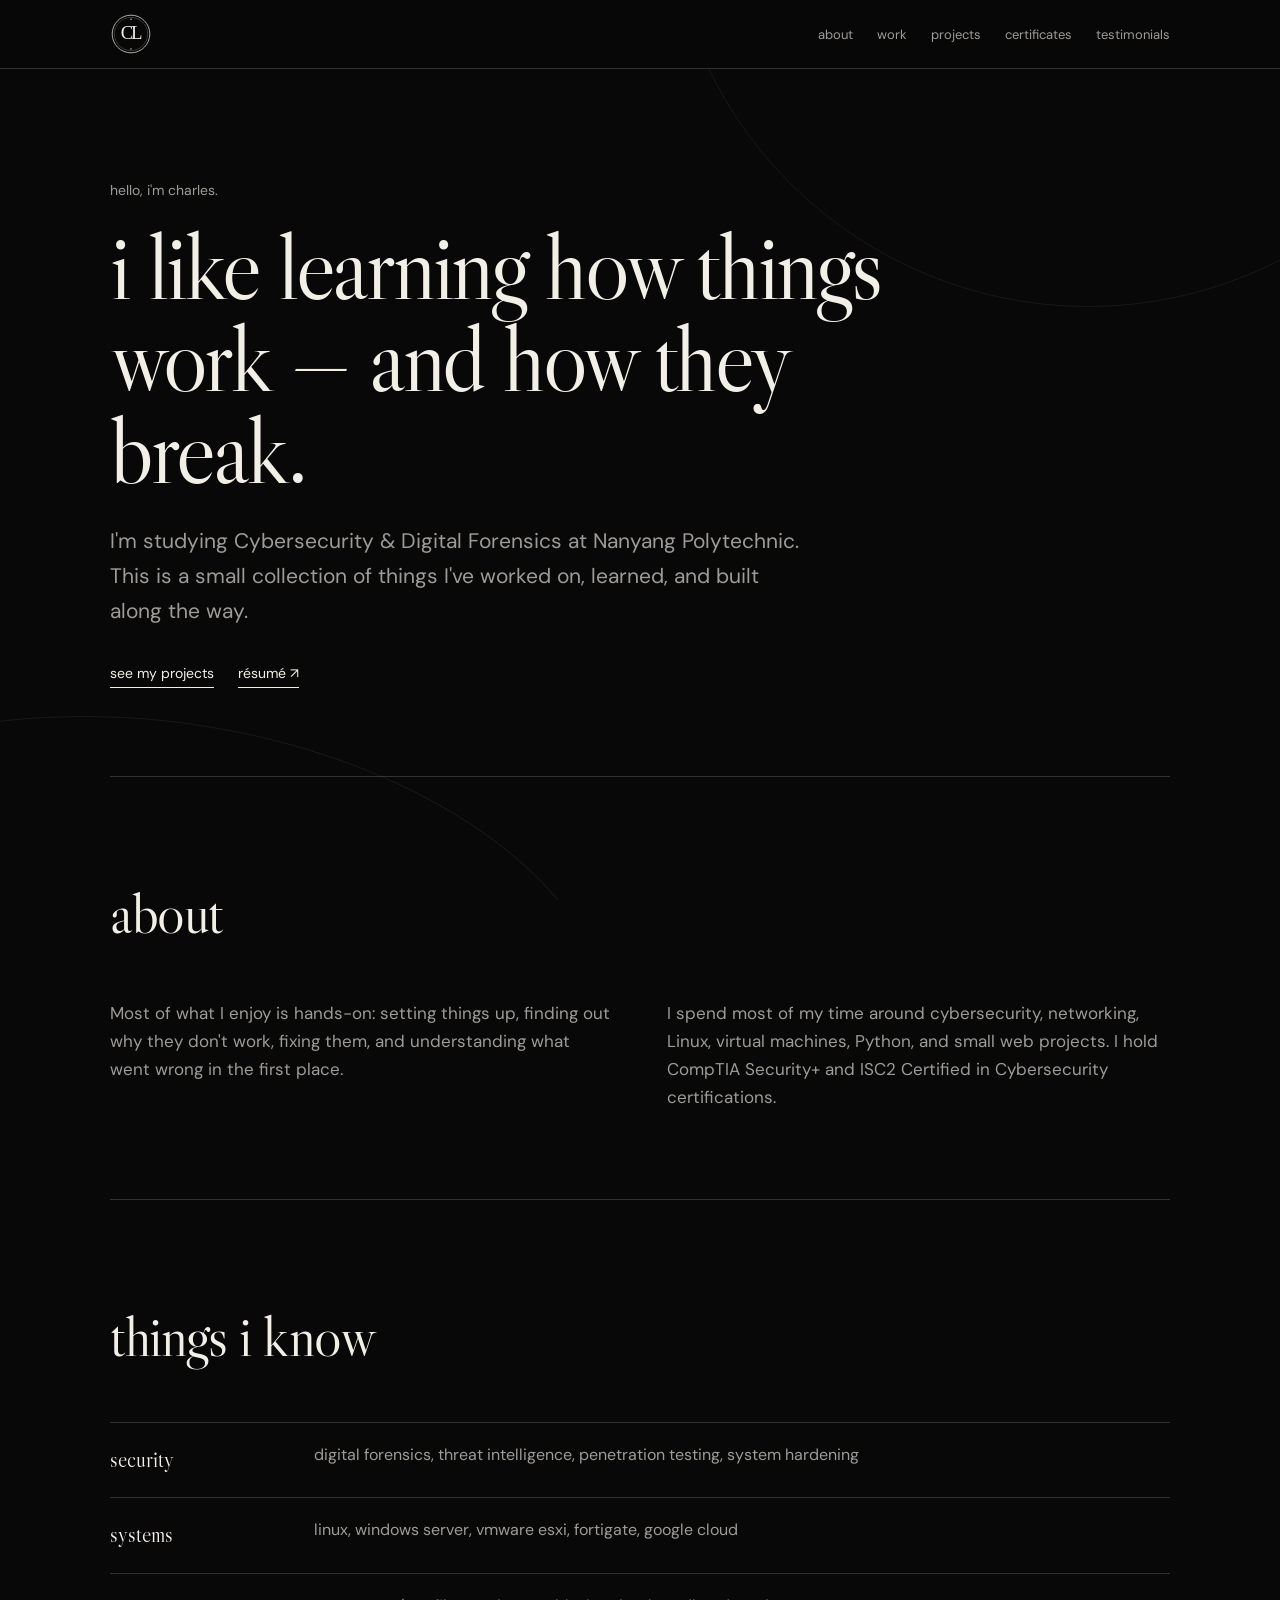
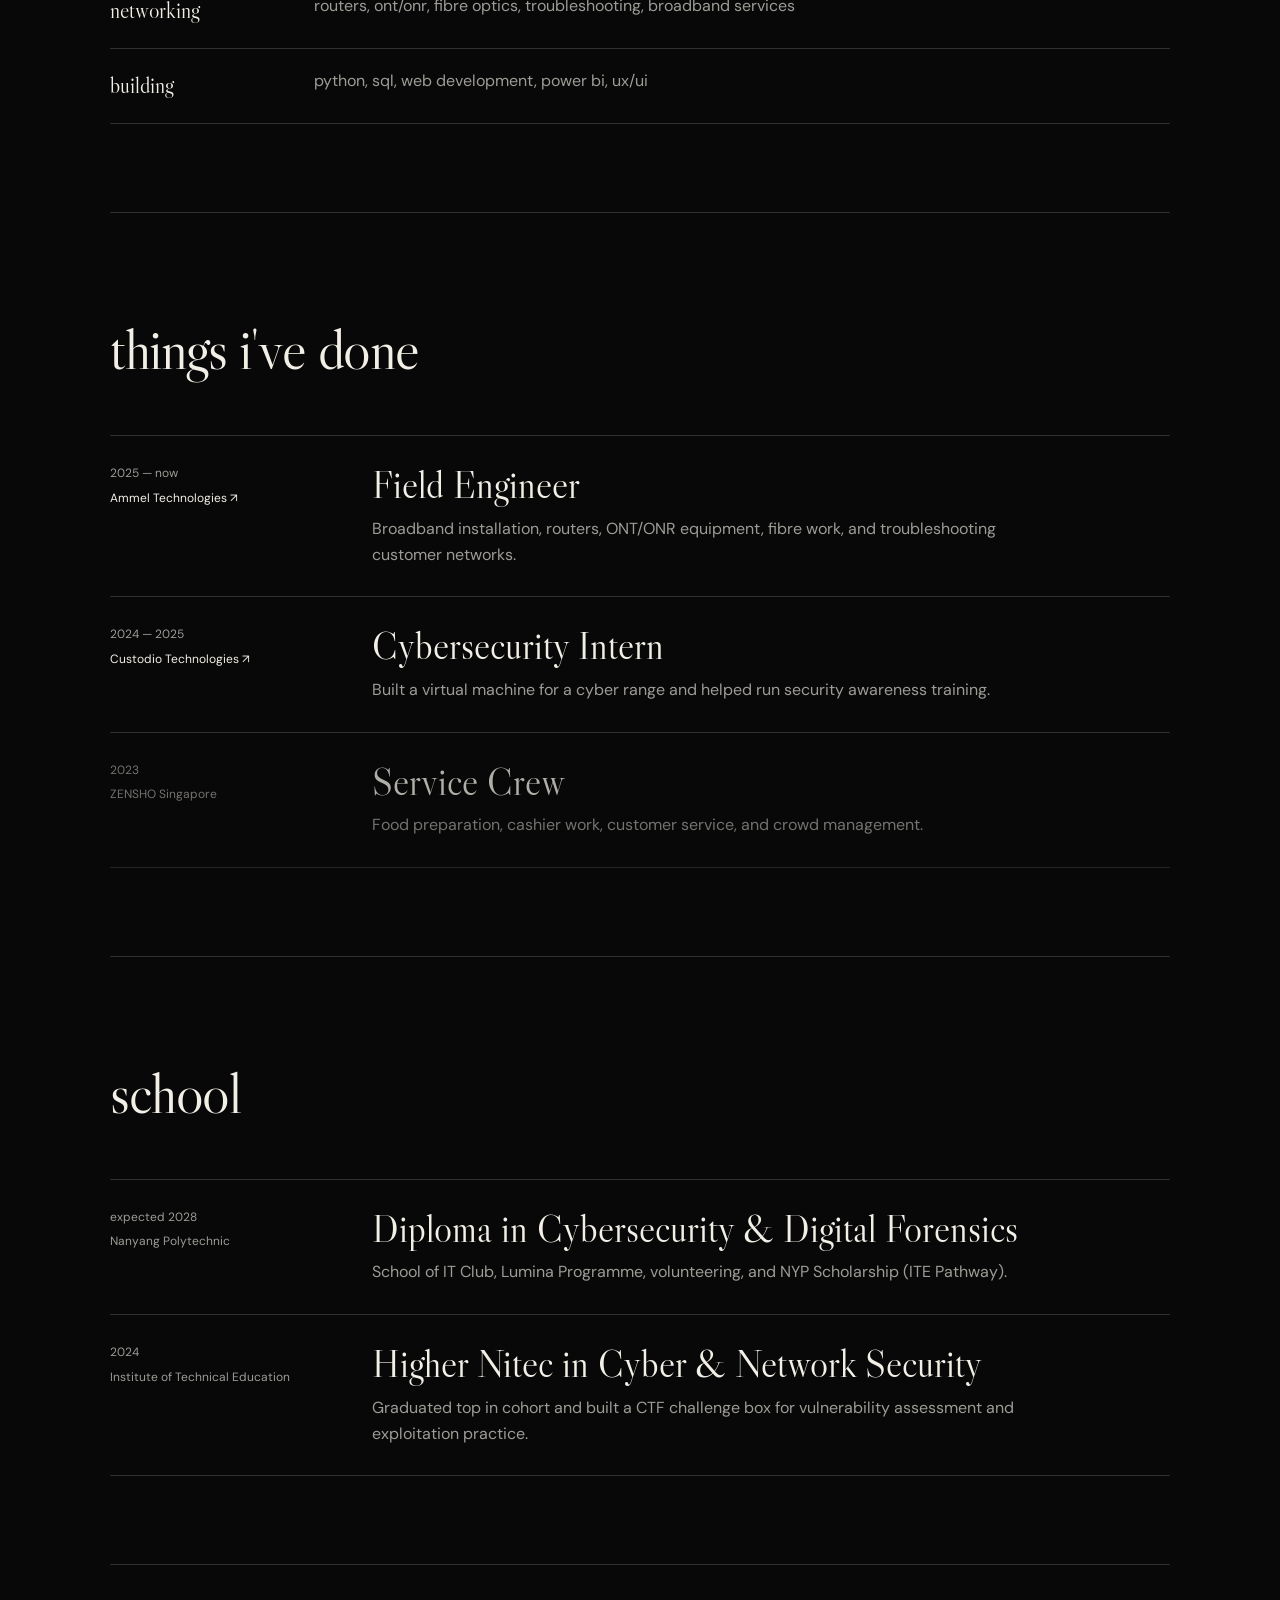
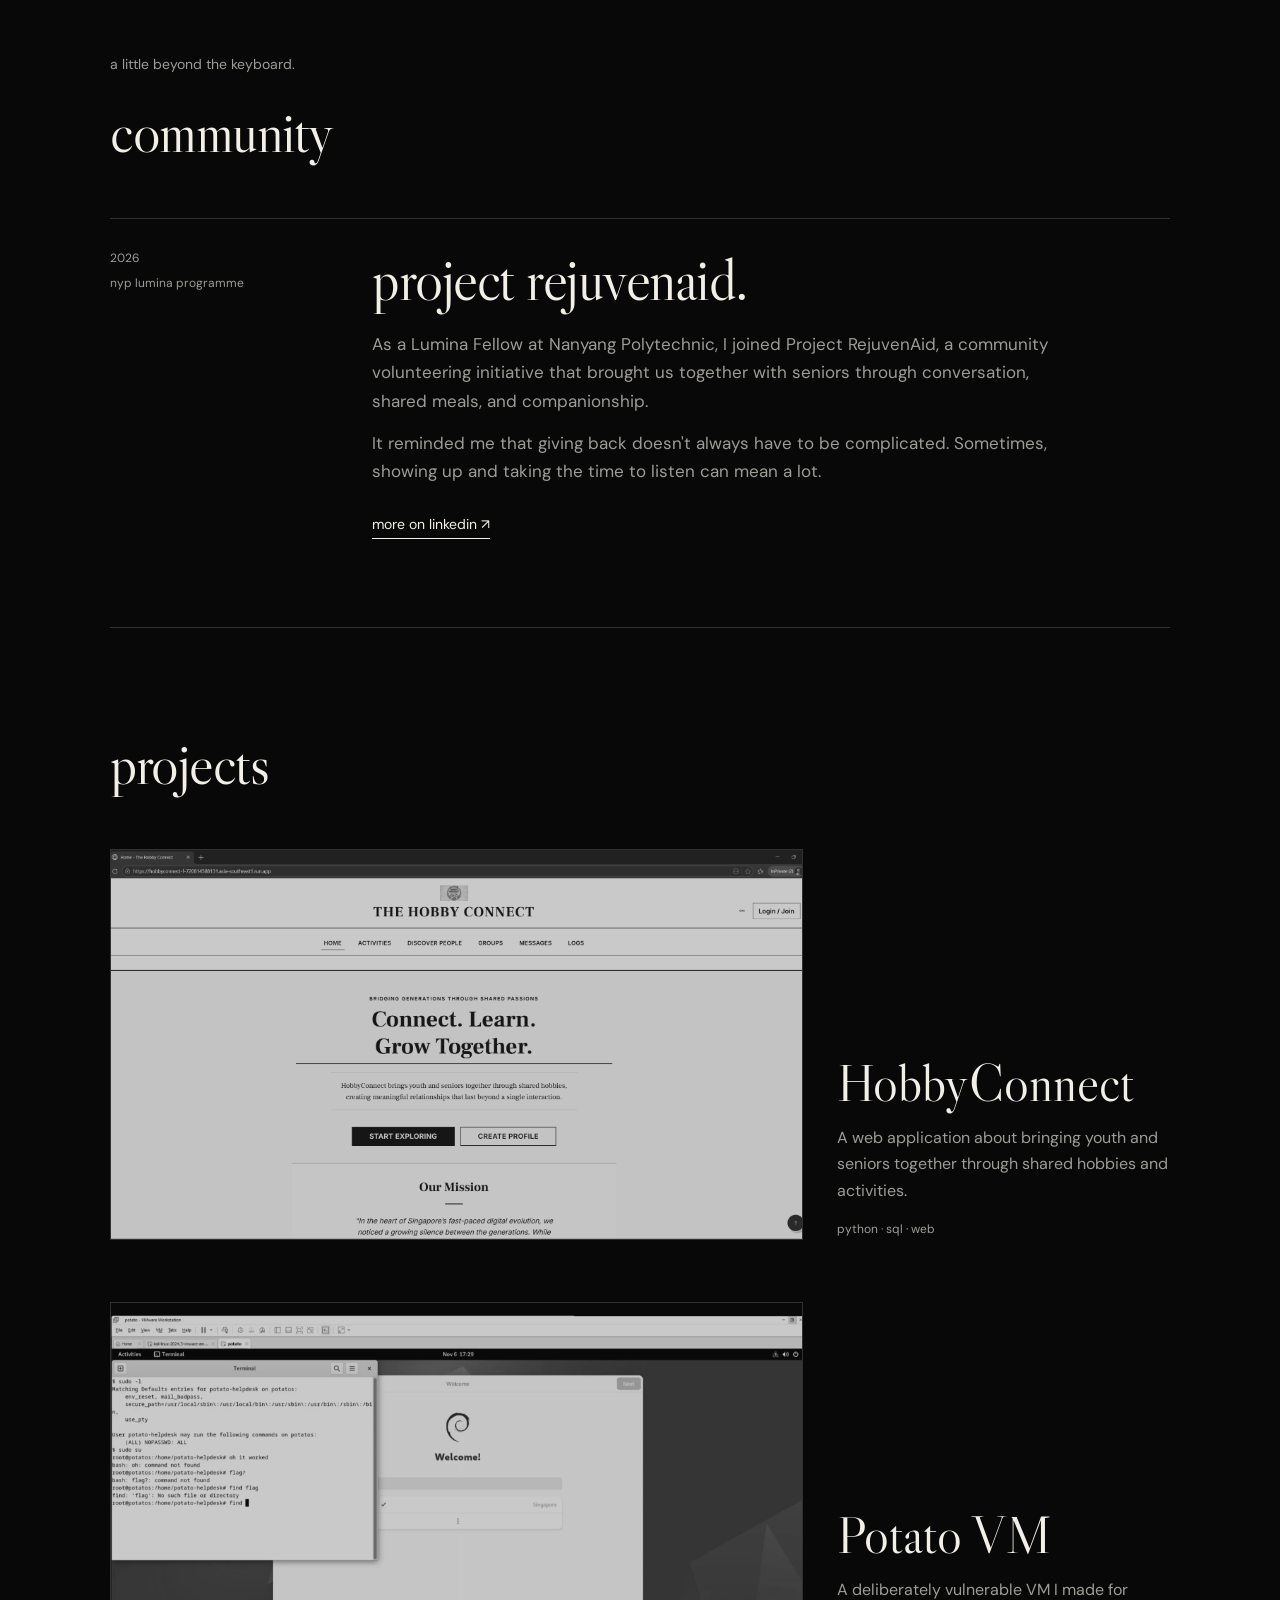
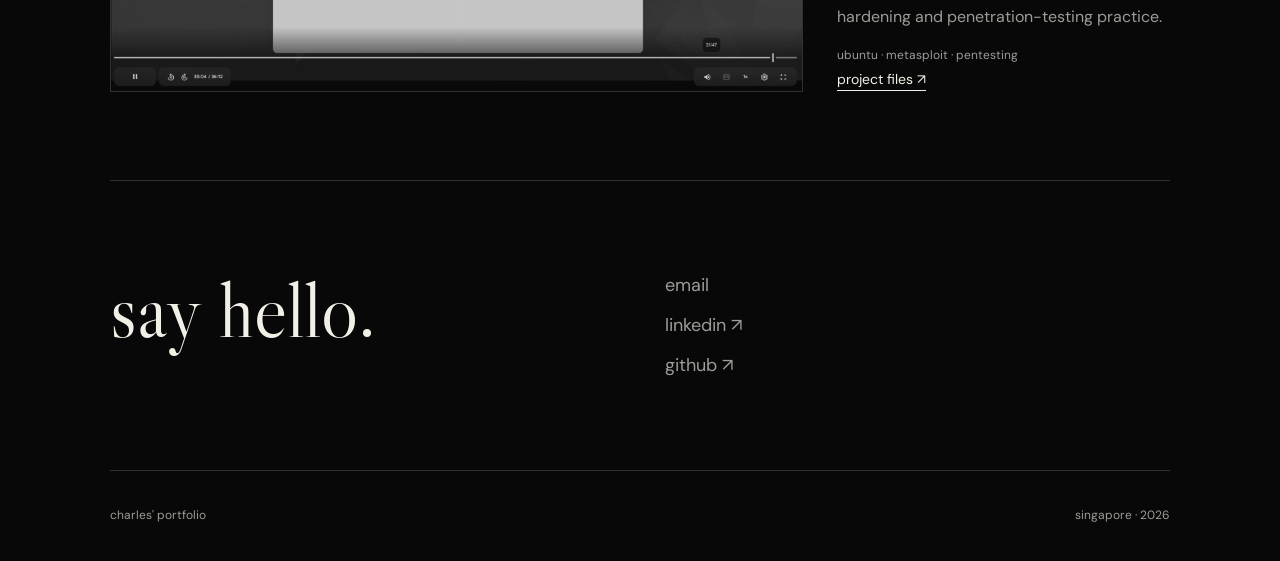
<file: index.html>
<!DOCTYPE html>
<html lang="en">
<head>
  <meta charset="UTF-8" />
  <meta name="viewport" content="width=device-width, initial-scale=1.0" />
  <meta name="description" content="Charles' portfolio — cybersecurity, projects, and a few things I've worked on." />
  <title>charles' portfolio</title>

  <link rel="icon" href="favicon.svg" type="image/svg+xml" />
  <link rel="preconnect" href="https://fonts.googleapis.com" />
  <link rel="preconnect" href="https://fonts.gstatic.com" crossorigin />
  <link href="https://fonts.googleapis.com/css2?family=DM+Sans:wght@400;500&family=Libre+Caslon+Display&display=swap" rel="stylesheet" />
  <link rel="stylesheet" href="style.css" />
  <script src="script.js" defer></script>
</head>
<body>
  <div class="background-curves" aria-hidden="true">
    <span class="curve curve-one"></span>
    <span class="curve curve-two"></span>
  </div>

  <header class="site-header">
    <nav class="nav-shell" aria-label="Main navigation">
      <a class="brand" href="#top" aria-label="Charles' portfolio home">
        <img src="assets/images/charles-mark.svg" alt="" />
      </a>

      <button class="menu-toggle" type="button" aria-expanded="false" aria-controls="site-menu">
        <span></span><span></span><span></span>
        <span class="sr-only">Toggle navigation</span>
      </button>

      <ul class="nav-links" id="site-menu">
        <li><a href="#about">about</a></li>
        <li><a href="#experience">work</a></li>
        <li><a href="#projects">projects</a></li>
        <li><a href="certificates.html">certificates</a></li>
        <li><a href="testimonials.html">testimonials</a></li>
      </ul>
    </nav>
  </header>

  <main id="top">
    <section class="hero section-shell reveal" aria-labelledby="hero-title">
      <div class="hero-copy">
        <p class="hello">hello, i'm charles.</p>
        <h1 id="hero-title">i like learning how things work — and how they break.</h1>
        <p class="hero-lead">
          I'm studying Cybersecurity &amp; Digital Forensics at Nanyang Polytechnic.
          This is a small collection of things I've worked on, learned, and built along the way.
        </p>
        <div class="hero-actions">
          <a class="simple-link" href="#projects">see my projects</a>
          <a class="simple-link" href="assets/resume/Lim_Charles_Resume.pdf" target="_blank" rel="noopener noreferrer">résumé ↗</a>
        </div>
      </div>
    </section>

    <section id="about" class="section-shell section-block reveal">
      <h2>about</h2>
      <div class="simple-grid">
        <p>
          Most of what I enjoy is hands-on: setting things up, finding out why they don't work,
          fixing them, and understanding what went wrong in the first place.
        </p>
        <p>
          I spend most of my time around cybersecurity, networking, Linux, virtual machines,
          Python, and small web projects. I hold CompTIA Security+ and ISC2 Certified in Cybersecurity certifications.
        </p>
      </div>
    </section>

    <section id="skills" class="section-shell section-block reveal">
      <h2>things i know</h2>
      <div class="plain-list">
        <div><span>security</span><p>digital forensics, threat intelligence, penetration testing, system hardening</p></div>
        <div><span>systems</span><p>linux, windows server, vmware esxi, fortigate, google cloud</p></div>
        <div><span>networking</span><p>routers, ont/onr, fibre optics, troubleshooting, broadband services</p></div>
        <div><span>building</span><p>python, sql, web development, power bi, ux/ui</p></div>
      </div>
    </section>

    <section id="experience" class="section-shell section-block reveal">
      <h2>things i've done</h2>
      <div class="records">
        <article class="record">
          <div class="record-meta"><span>2025 — now</span><a href="https://www.ammeltech.com.sg/" target="_blank" rel="noopener noreferrer">Ammel Technologies ↗</a></div>
          <div><h3>Field Engineer</h3><p>Broadband installation, routers, ONT/ONR equipment, fibre work, and troubleshooting customer networks.</p></div>
        </article>
        <article class="record">
          <div class="record-meta"><span>2024 — 2025</span><a href="https://www.custodiotech.com.sg/" target="_blank" rel="noopener noreferrer">Custodio Technologies ↗</a></div>
          <div><h3>Cybersecurity Intern</h3><p>Built a virtual machine for a cyber range and helped run security awareness training.</p></div>
        </article>
        <article class="record record-muted">
          <div class="record-meta"><span>2023</span><span>ZENSHO Singapore</span></div>
          <div><h3>Service Crew</h3><p>Food preparation, cashier work, customer service, and crowd management.</p></div>
        </article>
      </div>
    </section>

    <section id="education" class="section-shell section-block reveal">
      <h2>school</h2>
      <div class="records">
        <article class="record">
          <div class="record-meta"><span>expected 2028</span><span>Nanyang Polytechnic</span></div>
          <div><h3>Diploma in Cybersecurity &amp; Digital Forensics</h3><p>School of IT Club, Lumina Programme, volunteering, and NYP Scholarship (ITE Pathway).</p></div>
        </article>
        <article class="record">
          <div class="record-meta"><span>2024</span><span>Institute of Technical Education</span></div>
          <div><h3>Higher Nitec in Cyber &amp; Network Security</h3><p>Graduated top in cohort and built a CTF challenge box for vulnerability assessment and exploitation practice.</p></div>
        </article>
      </div>
    </section>

    <!-- Community involvement: Lumina / Project RejuvenAid -->
    <section id="community" class="section-shell section-block reveal" aria-labelledby="community-title">
      <p class="hello community-eyebrow">a little beyond the keyboard.</p>
      <h2 id="community-title">community</h2>
      <article class="community-feature">
        <div class="community-meta">
          <span>2026</span>
          <span>nyp lumina programme</span>
        </div>
        <div class="community-story">
          <h3>project rejuvenaid.</h3>
          <p>
            As a Lumina Fellow at Nanyang Polytechnic, I joined Project RejuvenAid,
            a community volunteering initiative that brought us together with seniors
            through conversation, shared meals, and companionship.
          </p>
          <p>
            It reminded me that giving back doesn't always have to be complicated.
            Sometimes, showing up and taking the time to listen can mean a lot.
          </p>
          <a class="simple-link" href="https://www.linkedin.com/in/lim-charles-b4199926b/"
             target="_blank" rel="noopener noreferrer" aria-label="Visit my LinkedIn profile to see my community updates">
            more on linkedin ↗
          </a>
        </div>
      </article>
    </section>

    <section id="projects" class="section-shell section-block reveal">
      <h2>projects</h2>
      <div class="project-list">
        <article class="project">
          <a class="project-image-wrap" href="assets/images/hobbyconnect.png" target="_blank" aria-label="Open HobbyConnect screenshot">
            <img src="assets/images/hobbyconnect.png" alt="HobbyConnect web application homepage" class="project-image" loading="lazy" />
          </a>
          <div class="project-copy">
            <h3>HobbyConnect</h3>
            <p>A web application about bringing youth and seniors together through shared hobbies and activities.</p>
            <small>python · sql · web</small>
          </div>
        </article>

        <article class="project">
          <a class="project-image-wrap" href="assets/images/potatovm.png" target="_blank" aria-label="Open Potato VM screenshot">
            <img src="assets/images/potatovm.png" alt="Potato vulnerable virtual machine running in VMware" class="project-image" loading="lazy" />
          </a>
          <div class="project-copy">
            <h3>Potato VM</h3>
            <p>A deliberately vulnerable VM I made for hardening and penetration-testing practice.</p>
            <small>ubuntu · metasploit · pentesting</small>
            <a class="simple-link" href="https://drive.google.com/drive/folders/1YpQDiks93Q67N4wd5oeI0JlGZL3AYIdK?usp=sharing" target="_blank" rel="noopener noreferrer">project files ↗</a>
          </div>
        </article>
      </div>
    </section>

    <section id="contact" class="section-shell contact-section reveal">
      <h2>say hello.</h2>
      <div class="contact-links">
        <a href="mailto:charleslim10806@gmail.com">email</a>
        <a href="https://www.linkedin.com/in/lim-charles-b4199926b" target="_blank" rel="noopener noreferrer">linkedin ↗</a>
        <a href="https://github.com/hongecc" target="_blank" rel="noopener noreferrer">github ↗</a>
      </div>
    </section>
  </main>

  <footer class="site-footer section-shell">
    <span>charles' portfolio</span>
    <span>singapore · 2026</span>
  </footer>
</body>
</html>
</file>
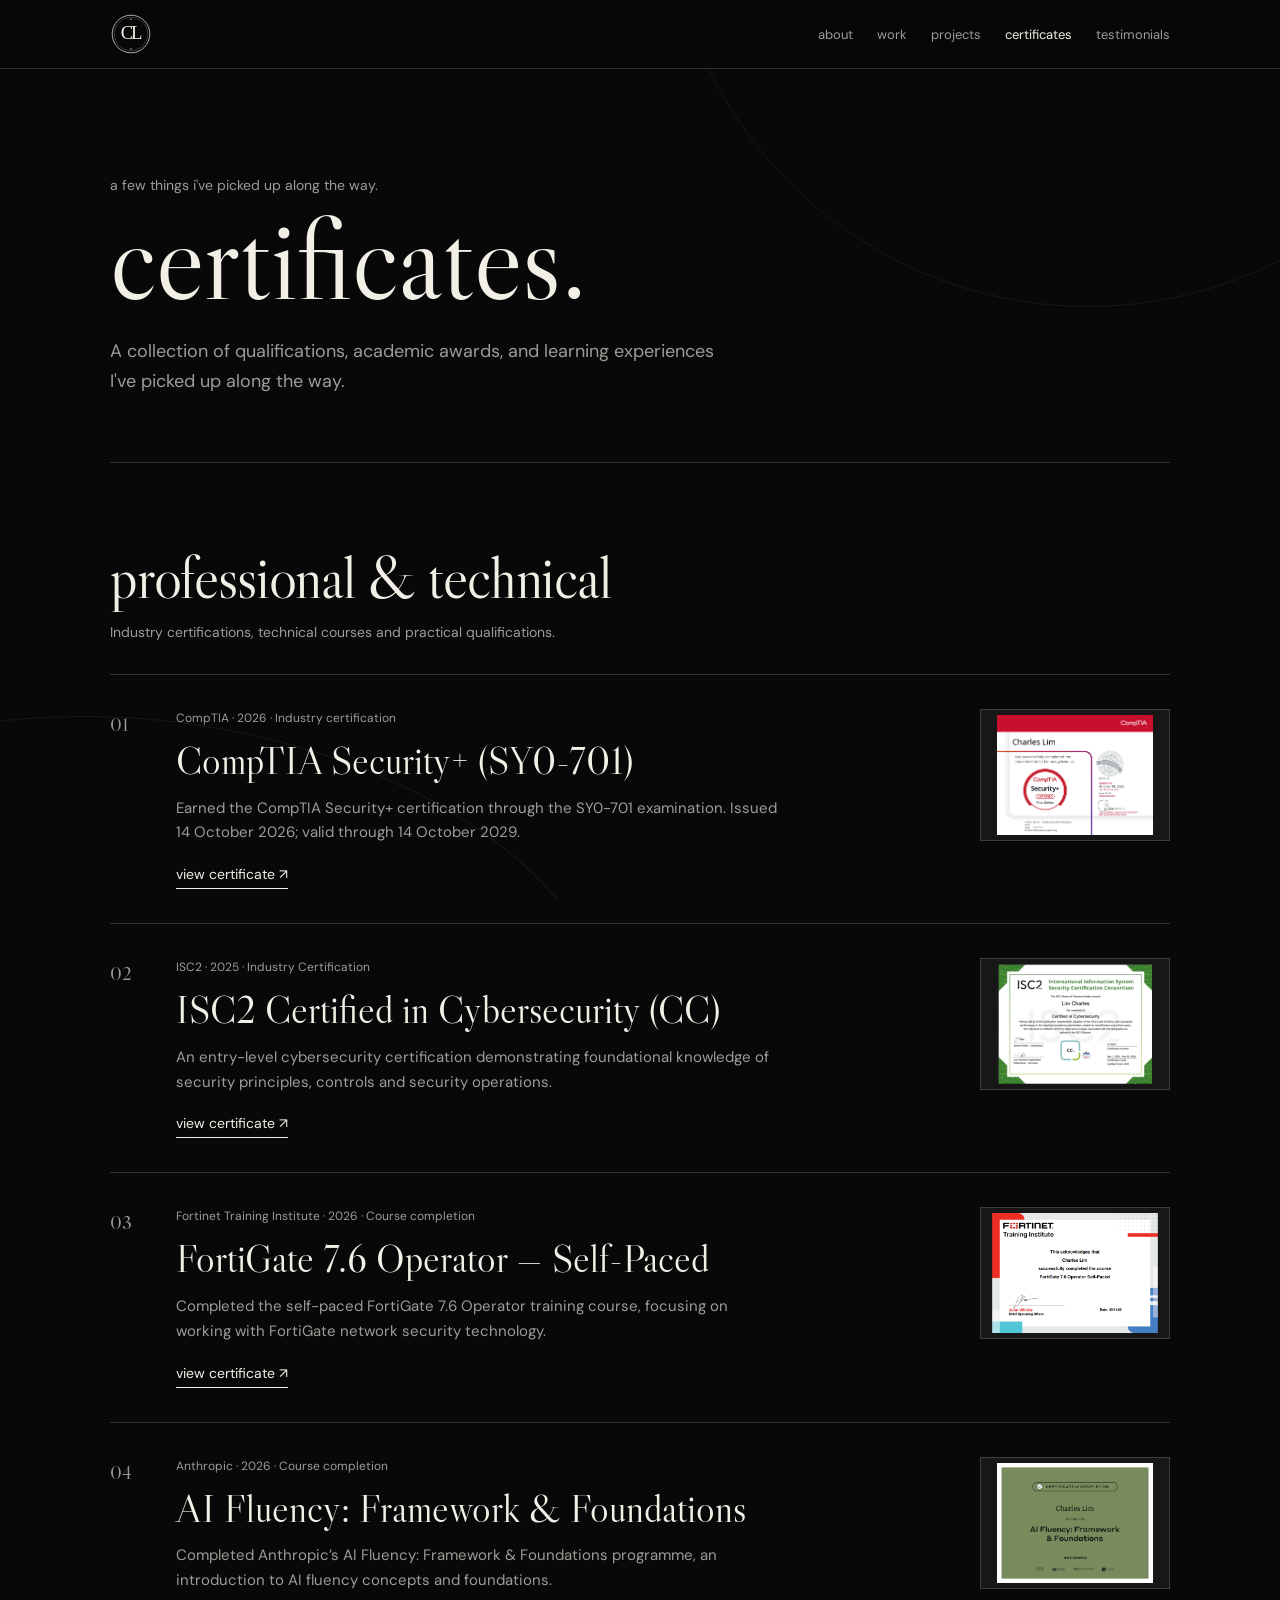
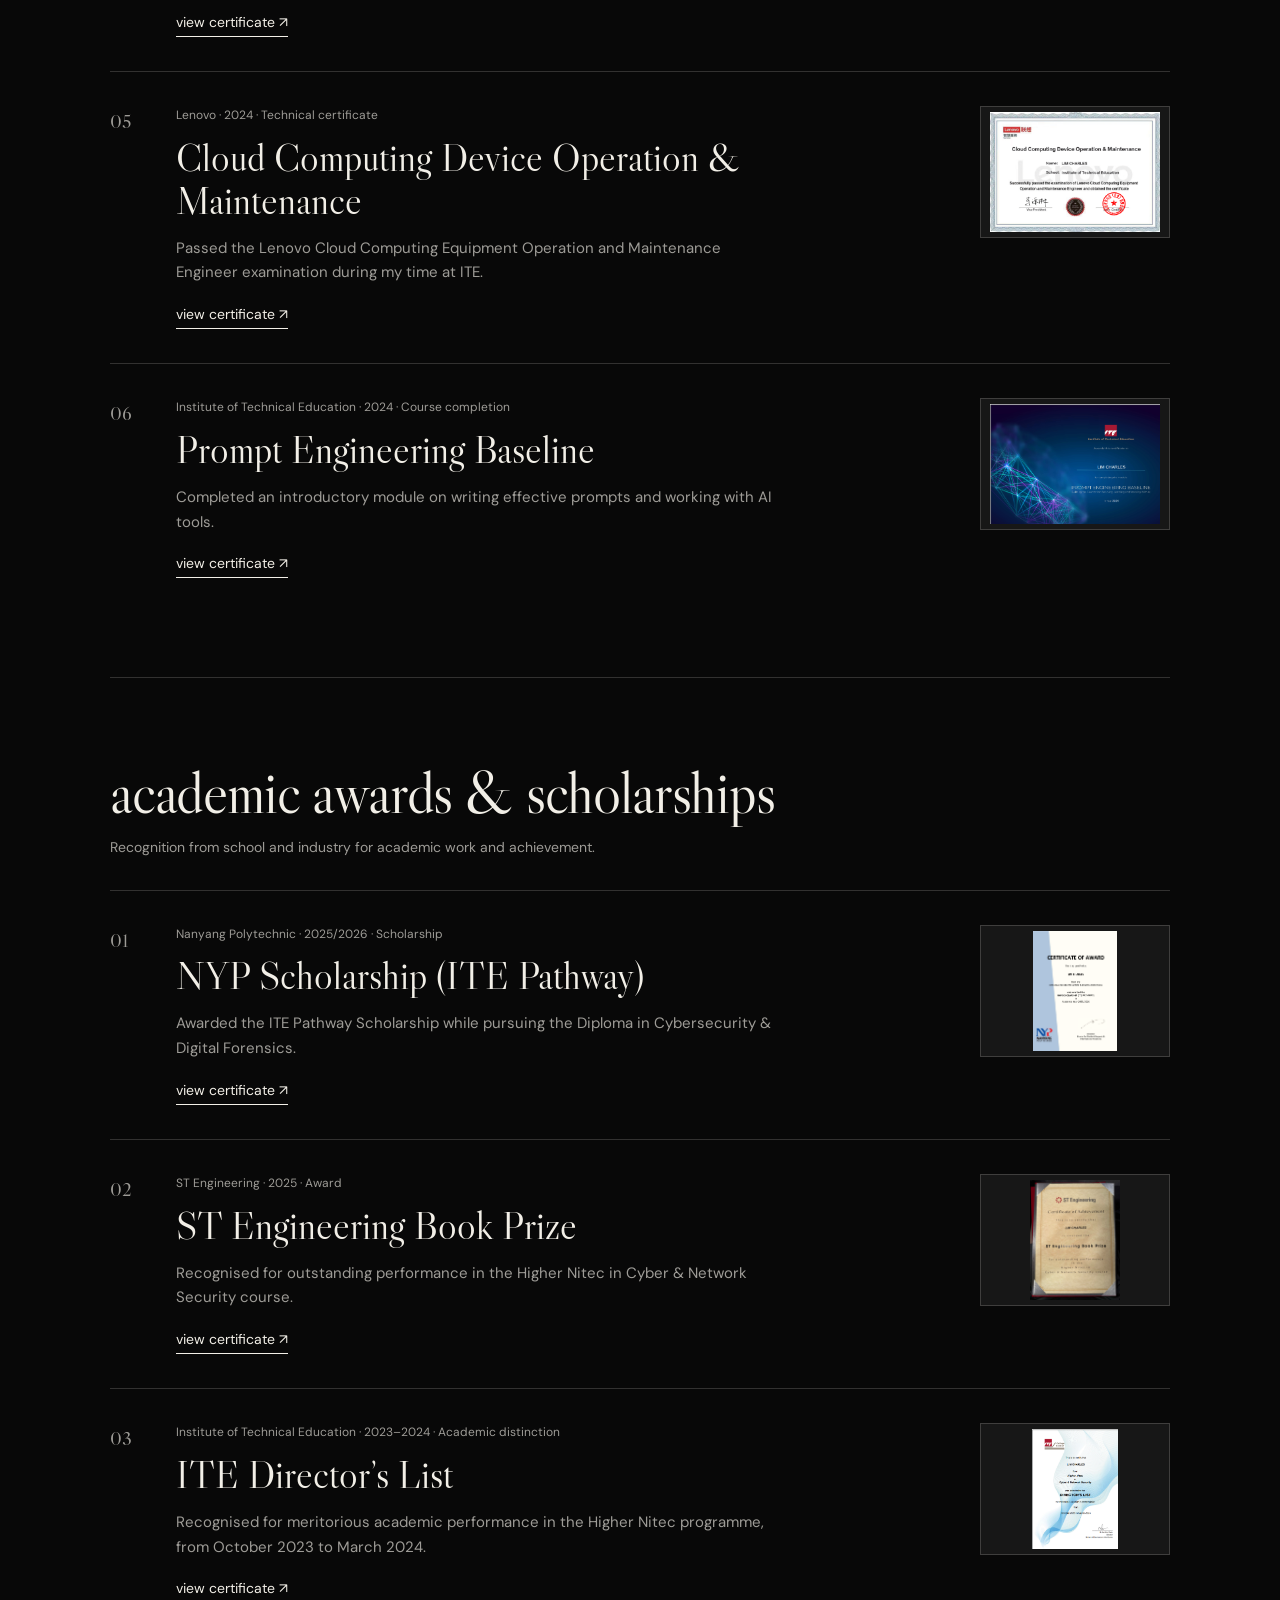
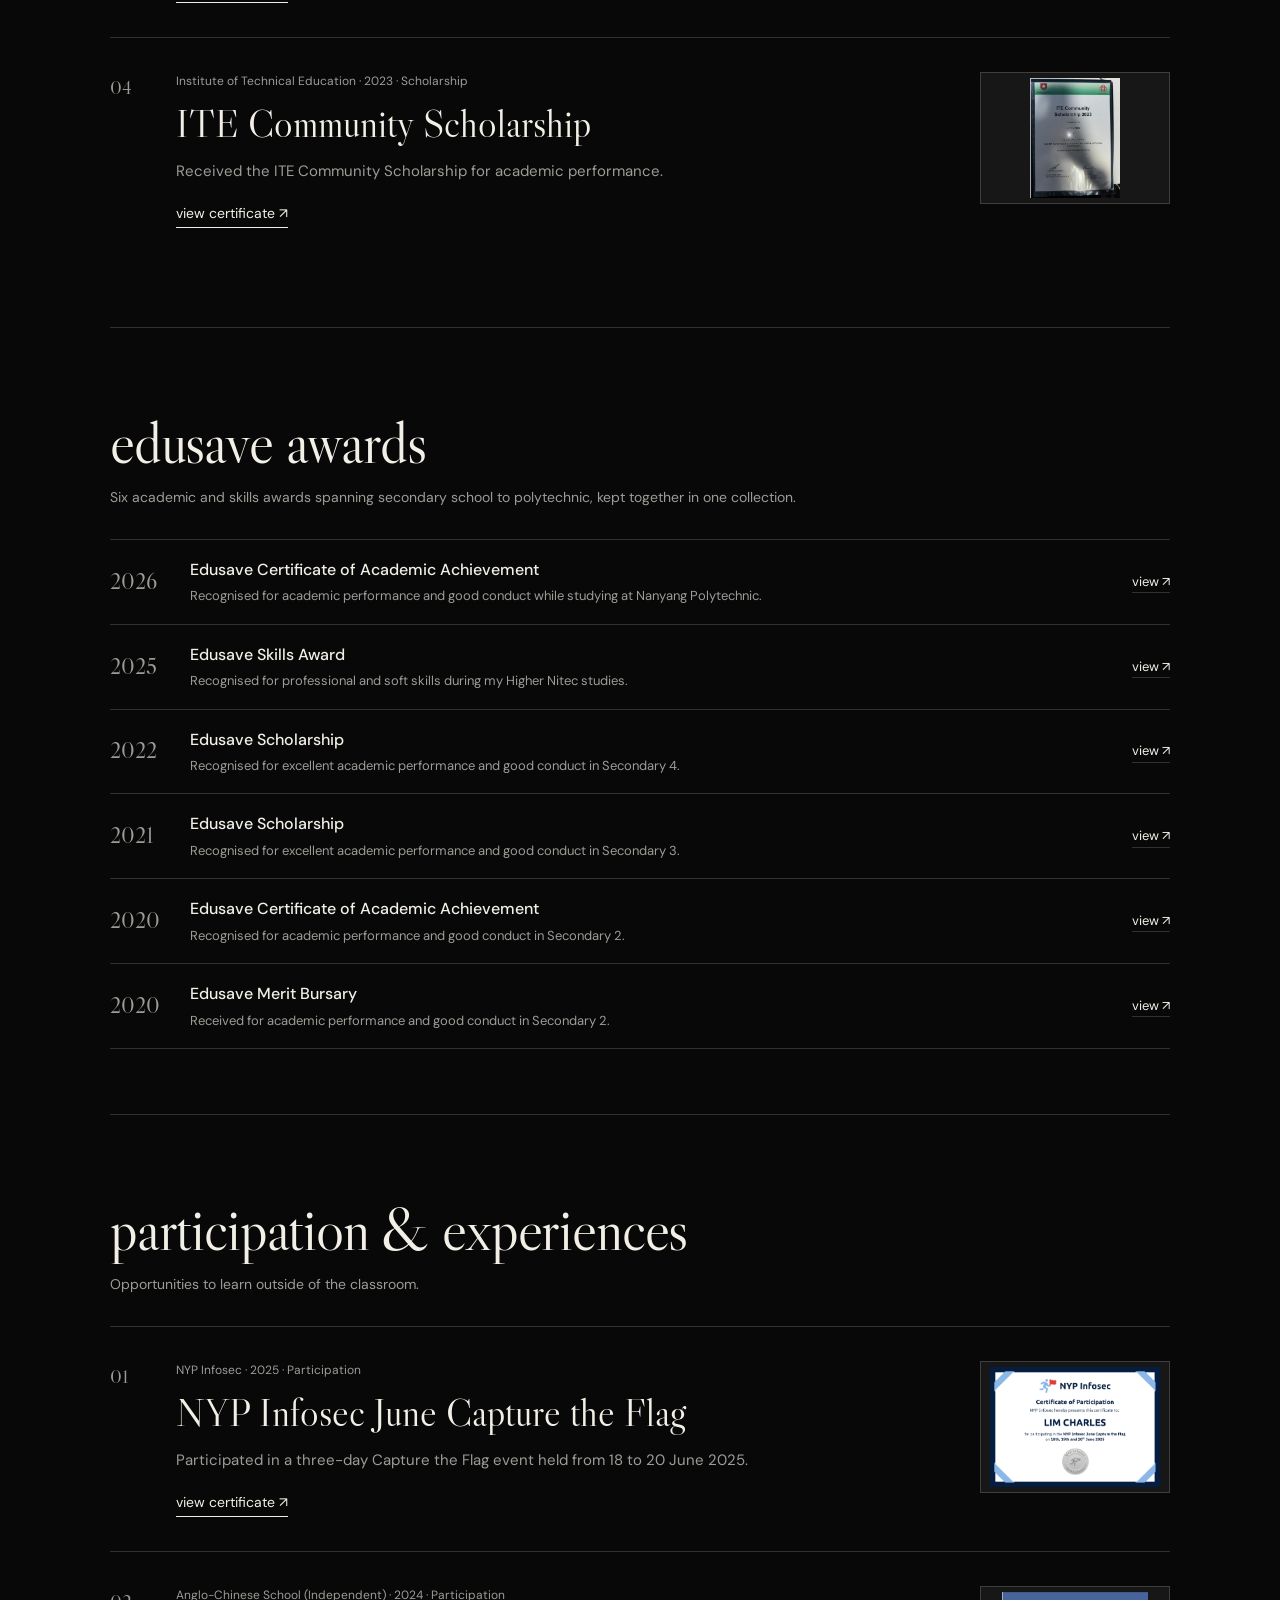
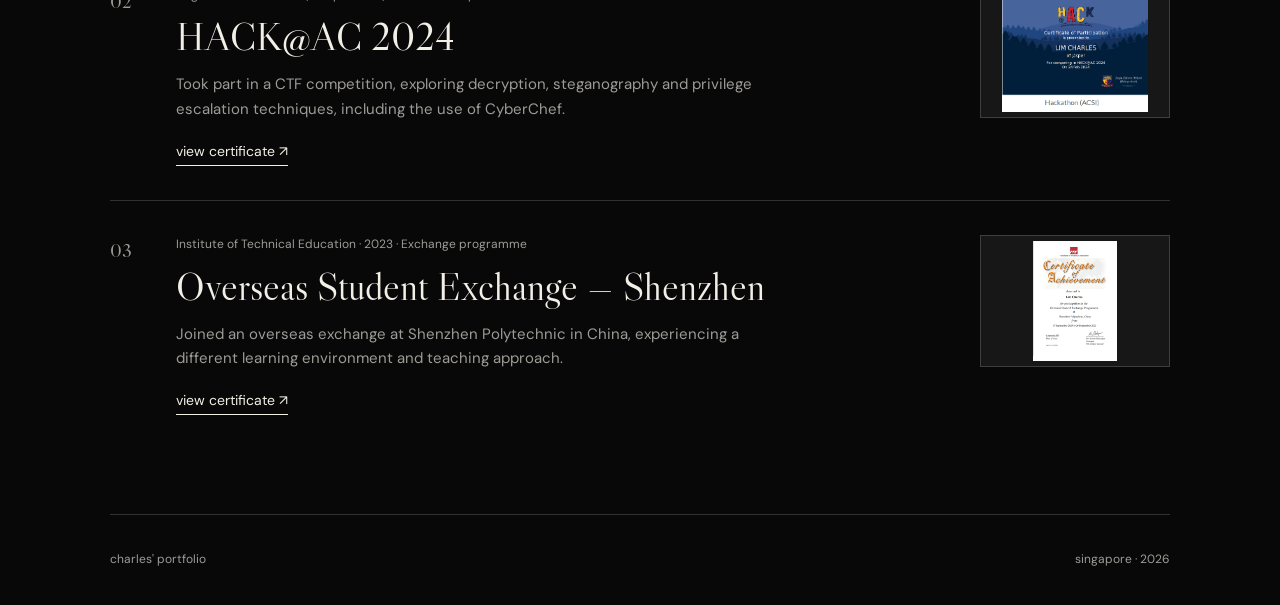
<file: certificates.html>
<!DOCTYPE html>

<html lang="en">
<head>
<meta charset="utf-8"/>
<meta content="width=device-width, initial-scale=1.0" name="viewport"/>
<title>charles' portfolio</title>
<link href="favicon.svg" rel="icon" type="image/svg+xml"/>
<link href="https://fonts.googleapis.com" rel="preconnect"/>
<link crossorigin="" href="https://fonts.gstatic.com" rel="preconnect"/>
<link href="https://fonts.googleapis.com/css2?family=DM+Sans:wght@400;500&amp;family=Libre+Caslon+Display&amp;display=swap" rel="stylesheet"/>
<link href="style.css" rel="stylesheet"/>
<script defer="" src="script.js">
</script>
<meta content="Certificates, cybersecurity certifications, academic awards and learning experiences — Charles Lim." name="description"/>
</head>
<body>
<div aria-hidden="true" class="background-curves">
<span class="curve curve-one">
</span>
<span class="curve curve-two">
</span>
</div>
<header class="site-header">
<nav aria-label="Main navigation" class="nav-shell">
<a aria-label="Portfolio home" class="brand" href="index.html#top">
<img alt="" src="assets/images/charles-mark.svg"/>
</a>
<button aria-controls="site-menu" aria-expanded="false" class="menu-toggle" type="button">
<span>
</span>
<span>
</span>
<span>
</span>
<span class="sr-only">
      Toggle navigation
     </span>
</button>
<ul class="nav-links" id="site-menu">
<li>
<a href="index.html#about">
       about
      </a>
</li>
<li>
<a href="index.html#experience">
       work
      </a>
</li>
<li>
<a href="index.html#projects">
       projects
      </a>
</li>
<li>
<a aria-current="page" href="certificates.html">
       certificates
      </a>
</li>
<li>
<a href="testimonials.html">
       testimonials
      </a>
</li>
</ul>
</nav>
</header>
<main class="page-main">
<section class="page-intro section-shell reveal">
<p class="hello">
     a few things i've picked up along the way.
    </p>
<h1>
     certificates.
    </h1>
<p>
     A collection of qualifications, academic awards, and learning experiences I've picked up along the way.
    </p>
</section>
<section class="section-shell cert-category" id="professional">
<h2 class="reveal">
     professional &amp; technical
    </h2>
<p class="category-note reveal">
     Industry certifications, technical courses and practical qualifications.
    </p>
<article class="cert-item reveal">
<span class="cert-num">
      01
     </span>
<div>
<p class="cert-kicker">
       CompTIA · 2026 · Industry certification
      </p>
<h3>
       CompTIA Security+ (SY0-701)
      </h3>
<p class="desc">
       Earned the CompTIA Security+ certification through the SY0-701 examination. Issued 14 October 2026; valid through 14 October 2029.
      </p>
<a class="simple-link" href="assets/certificates/comptia-security-plus-sy0-701-2026.pdf" rel="noopener noreferrer" target="_blank">
       view certificate ↗
      </a>
</div>
<a aria-label="View CompTIA Security+" class="cert-preview-link" href="assets/certificates/comptia-security-plus-sy0-701-2026.pdf" rel="noopener noreferrer" target="_blank">
<img alt="CompTIA Security+ certificate preview" class="cert-thumb" loading="eager" src="assets/certificates/comptia-security-plus-sy0-701-2026-preview.png"/>
</a>
</article>
<article class="cert-item reveal">
<span class="cert-num">
      02
     </span>
<div>
<p class="cert-kicker">
       ISC2 · 2025 · Industry Certification
      </p>
<h3>
       ISC2 Certified in Cybersecurity (CC)
      </h3>
<p class="desc">
       An entry-level cybersecurity certification demonstrating foundational knowledge of security principles, controls and security operations.
      </p>
<a class="simple-link" href="assets/certificates/isc2-certified-in-cybersecurity-2025.png" rel="noopener noreferrer" target="_blank">
       view certificate ↗
      </a>
</div>
<a aria-label="View certificate for ISC2 Certified in Cybersecurity (CC)" class="cert-preview-link" href="assets/certificates/isc2-certified-in-cybersecurity-2025.png" rel="noopener" target="_blank">
<img alt="ISC2 Certified in Cybersecurity (CC) certificate preview" class="cert-thumb" loading="lazy" src="assets/certificates/isc2-certified-in-cybersecurity-2025.png"/>
</a>
</article>
<article class="cert-item reveal">
<span class="cert-num">
      03
     </span>
<div>
<p class="cert-kicker">
       Fortinet Training Institute · 2026 · Course completion
      </p>
<h3>
       FortiGate 7.6 Operator — Self-Paced
      </h3>
<p class="desc">
       Completed the self-paced FortiGate 7.6 Operator training course, focusing on working with FortiGate network security technology.
      </p>
<a class="simple-link" href="assets/certificates/fortinet-fortigate-7-6-operator-2026.png" rel="noopener noreferrer" target="_blank">
       view certificate ↗
      </a>
</div>
<a aria-label="View certificate for FortiGate 7.6 Operator — Self-Paced" class="cert-preview-link" href="assets/certificates/fortinet-fortigate-7-6-operator-2026.png" rel="noopener" target="_blank">
<img alt="FortiGate 7.6 Operator — Self-Paced certificate preview" class="cert-thumb" loading="lazy" src="assets/certificates/fortinet-fortigate-7-6-operator-2026.png"/>
</a>
</article>
<article class="cert-item reveal">
<span class="cert-num">
      04
     </span>
<div>
<p class="cert-kicker">
       Anthropic · 2026 · Course completion
      </p>
<h3>
       AI Fluency: Framework &amp; Foundations
      </h3>
<p class="desc">
       Completed Anthropic’s AI Fluency: Framework &amp; Foundations programme, an introduction to AI fluency concepts and foundations.
      </p>
<a class="simple-link" href="assets/certificates/anthropic-ai-fluency-framework-foundations.pdf" rel="noopener noreferrer" target="_blank">
       view certificate ↗
      </a>
</div>
<a aria-label="View AI Fluency: Framework and Foundations" class="cert-preview-link" href="assets/certificates/anthropic-ai-fluency-framework-foundations.pdf" rel="noopener noreferrer" target="_blank">
<img alt="AI Fluency: Framework and Foundations certificate preview" class="cert-thumb" loading="lazy" src="assets/certificates/anthropic-ai-fluency-framework-foundations-preview.png"/>
</a>
</article>
<article class="cert-item reveal">
<span class="cert-num">
      05
     </span>
<div>
<p class="cert-kicker">
       Lenovo · 2024 · Technical certificate
      </p>
<h3>
       Cloud Computing Device Operation &amp; Maintenance
      </h3>
<p class="desc">
       Passed the Lenovo Cloud Computing Equipment Operation and Maintenance Engineer examination during my time at ITE.
      </p>
<a class="simple-link" href="assets/certificates/lenovo-cloud-device-operations-maintenance.png" rel="noopener noreferrer" target="_blank">
       view certificate ↗
      </a>
</div>
<a aria-label="View certificate for Cloud Computing Device Operation &amp; Maintenance" class="cert-preview-link" href="assets/certificates/lenovo-cloud-device-operations-maintenance.png" rel="noopener" target="_blank">
<img alt="Cloud Computing Device Operation &amp; Maintenance certificate preview" class="cert-thumb" loading="lazy" src="assets/certificates/lenovo-cloud-device-operations-maintenance.png"/>
</a>
</article>
<article class="cert-item reveal">
<span class="cert-num">
      06
     </span>
<div>
<p class="cert-kicker">
       Institute of Technical Education · 2024 · Course completion
      </p>
<h3>
       Prompt Engineering Baseline
      </h3>
<p class="desc">
       Completed an introductory module on writing effective prompts and working with AI tools.
      </p>
<a class="simple-link" href="assets/certificates/ite-prompt-engineering-baseline-2024.png" rel="noopener noreferrer" target="_blank">
       view certificate ↗
      </a>
</div>
<a aria-label="View certificate for Prompt Engineering Baseline" class="cert-preview-link" href="assets/certificates/ite-prompt-engineering-baseline-2024.png" rel="noopener" target="_blank">
<img alt="Prompt Engineering Baseline certificate preview" class="cert-thumb" loading="lazy" src="assets/certificates/ite-prompt-engineering-baseline-2024.png"/>
</a>
</article>
</section>
<section class="section-shell cert-category" id="awards">
<h2 class="reveal">
     academic awards &amp; scholarships
    </h2>
<p class="category-note reveal">
     Recognition from school and industry for academic work and achievement.
    </p>
<article class="cert-item reveal">
<span class="cert-num">
      01
     </span>
<div>
<p class="cert-kicker">
       Nanyang Polytechnic · 2025/2026 · Scholarship
      </p>
<h3>
       NYP Scholarship (ITE Pathway)
      </h3>
<p class="desc">
       Awarded the ITE Pathway Scholarship while pursuing the Diploma in Cybersecurity &amp; Digital Forensics.
      </p>
<a class="simple-link" href="assets/certificates/nyp-scholarship-ite-pathway-2025-2026.pdf" rel="noopener noreferrer" target="_blank">
       view certificate ↗
      </a>
</div>
<a aria-label="View NYP ITE Pathway scholarship certificate preview" class="cert-preview-link" href="assets/certificates/nyp-scholarship-ite-pathway-2025-2026.pdf" rel="noopener noreferrer" target="_blank">
<img alt="NYP ITE Pathway scholarship certificate preview" class="cert-thumb" loading="lazy" src="assets/certificates/nyp-scholarship-ite-pathway-2025-2026-preview.png"/>
</a>
</article>
<article class="cert-item reveal">
<span class="cert-num">
      02
     </span>
<div>
<p class="cert-kicker">
       ST Engineering · 2025 · Award
      </p>
<h3>
       ST Engineering Book Prize
      </h3>
<p class="desc">
       Recognised for outstanding performance in the Higher Nitec in Cyber &amp; Network Security course.
      </p>
<a class="simple-link" href="assets/certificates/st-engineering-book-prize.jpg" rel="noopener noreferrer" target="_blank">
       view certificate ↗
      </a>
</div>
<a aria-label="View certificate for ST Engineering Book Prize" class="cert-preview-link" href="assets/certificates/st-engineering-book-prize.jpg" rel="noopener" target="_blank">
<img alt="ST Engineering Book Prize certificate preview" class="cert-thumb" loading="lazy" src="assets/certificates/st-engineering-book-prize.jpg"/>
</a>
</article>
<article class="cert-item reveal">
<span class="cert-num">
      03
     </span>
<div>
<p class="cert-kicker">
       Institute of Technical Education · 2023–2024 · Academic distinction
      </p>
<h3>
       ITE Director’s List
      </h3>
<p class="desc">
       Recognised for meritorious academic performance in the Higher Nitec programme, from October 2023 to March 2024.
      </p>
<a class="simple-link" href="assets/certificates/ite-directors-list-2023-2024.png" rel="noopener noreferrer" target="_blank">
       view certificate ↗
      </a>
</div>
<a aria-label="View certificate for ITE Director’s List" class="cert-preview-link" href="assets/certificates/ite-directors-list-2023-2024.png" rel="noopener" target="_blank">
<img alt="ITE Director’s List certificate preview" class="cert-thumb" loading="lazy" src="assets/certificates/ite-directors-list-2023-2024.png"/>
</a>
</article>
<article class="cert-item reveal">
<span class="cert-num">
      04
     </span>
<div>
<p class="cert-kicker">
       Institute of Technical Education · 2023 · Scholarship
      </p>
<h3>
       ITE Community Scholarship
      </h3>
<p class="desc">
       Received the ITE Community Scholarship for academic performance.
      </p>
<a class="simple-link" href="assets/certificates/ite-community-scholarship-2023.png" rel="noopener noreferrer" target="_blank">
       view certificate ↗
      </a>
</div>
<a aria-label="View certificate for ITE Community Scholarship" class="cert-preview-link" href="assets/certificates/ite-community-scholarship-2023.png" rel="noopener" target="_blank">
<img alt="ITE Community Scholarship certificate preview" class="cert-thumb" loading="lazy" src="assets/certificates/ite-community-scholarship-2023.png"/>
</a>
</article>
</section>
<section class="section-shell cert-category" id="edusave">
<h2 class="reveal">
     edusave awards
    </h2>
<p class="category-note reveal">
     Six academic and skills awards spanning secondary school to polytechnic, kept together in one collection.
    </p>
<div class="edusave-group">
<article class="edusave-item reveal">
<span class="date">
       2026
      </span>
<div>
<h3>
        Edusave Certificate of Academic Achievement
       </h3>
<p>
        Recognised for academic performance and good conduct while studying at Nanyang Polytechnic.
       </p>
</div>
<a href="assets/certificates/edusave-academic-achievement-2026.jpg" rel="noopener noreferrer" target="_blank">
       view ↗
      </a>
</article>
<article class="edusave-item reveal">
<span class="date">
       2025
      </span>
<div>
<h3>
        Edusave Skills Award
       </h3>
<p>
        Recognised for professional and soft skills during my Higher Nitec studies.
       </p>
</div>
<a href="assets/certificates/edusave-skills-award-2025.jpg" rel="noopener noreferrer" target="_blank">
       view ↗
      </a>
</article>
<article class="edusave-item reveal">
<span class="date">
       2022
      </span>
<div>
<h3>
        Edusave Scholarship
       </h3>
<p>
        Recognised for excellent academic performance and good conduct in Secondary 4.
       </p>
</div>
<a href="assets/certificates/edusave-scholarship-2022.png" rel="noopener noreferrer" target="_blank">
       view ↗
      </a>
</article>
<article class="edusave-item reveal">
<span class="date">
       2021
      </span>
<div>
<h3>
        Edusave Scholarship
       </h3>
<p>
        Recognised for excellent academic performance and good conduct in Secondary 3.
       </p>
</div>
<a href="assets/certificates/edusave-scholarship-2021.png" rel="noopener noreferrer" target="_blank">
       view ↗
      </a>
</article>
<article class="edusave-item reveal">
<span class="date">
       2020
      </span>
<div>
<h3>
        Edusave Certificate of Academic Achievement
       </h3>
<p>
        Recognised for academic performance and good conduct in Secondary 2.
       </p>
</div>
<a href="assets/certificates/edusave-academic-achievement-2020.png" rel="noopener noreferrer" target="_blank">
       view ↗
      </a>
</article>
<article class="edusave-item reveal">
<span class="date">
       2020
      </span>
<div>
<h3>
        Edusave Merit Bursary
       </h3>
<p>
        Received for academic performance and good conduct in Secondary 2.
       </p>
</div>
<a href="assets/certificates/edusave-merit-bursary-2020.png" rel="noopener noreferrer" target="_blank">
       view ↗
      </a>
</article>
</div>
</section>
<section class="section-shell cert-category" id="participation">
<h2 class="reveal">
     participation &amp; experiences
    </h2>
<p class="category-note reveal">
     Opportunities to learn outside of the classroom.
    </p>
<article class="cert-item reveal">
<span class="cert-num">
      01
     </span>
<div>
<p class="cert-kicker">
       NYP Infosec · 2025 · Participation
      </p>
<h3>
       NYP Infosec June Capture the Flag
      </h3>
<p class="desc">
       Participated in a three-day Capture the Flag event held from 18 to 20 June 2025.
      </p>
<a class="simple-link" href="assets/certificates/nyp-infosec-june-ctf-2025.pdf" rel="noopener noreferrer" target="_blank">
       view certificate ↗
      </a>
</div>
<a aria-label="View NYP Infosec CTF participation certificate preview" class="cert-preview-link" href="assets/certificates/nyp-infosec-june-ctf-2025.pdf" rel="noopener noreferrer" target="_blank">
<img alt="NYP Infosec CTF participation certificate preview" class="cert-thumb" loading="lazy" src="assets/certificates/nyp-infosec-june-ctf-2025-preview.png"/>
</a>
</article>
<article class="cert-item reveal">
<span class="cert-num">
      02
     </span>
<div>
<p class="cert-kicker">
       Anglo-Chinese School (Independent) · 2024 · Participation
      </p>
<h3>
       HACK@AC 2024
      </h3>
<p class="desc">
       Took part in a CTF competition, exploring decryption, steganography and privilege escalation techniques, including the use of CyberChef.
      </p>
<a class="simple-link" href="assets/certificates/hack-at-ac-ctf-2024.png" rel="noopener noreferrer" target="_blank">
       view certificate ↗
      </a>
</div>
<a aria-label="View certificate for HACK@AC 2024" class="cert-preview-link" href="assets/certificates/hack-at-ac-ctf-2024.png" rel="noopener" target="_blank">
<img alt="HACK@AC 2024 certificate preview" class="cert-thumb" loading="lazy" src="assets/certificates/hack-at-ac-ctf-2024.png"/>
</a>
</article>
<article class="cert-item reveal">
<span class="cert-num">
      03
     </span>
<div>
<p class="cert-kicker">
       Institute of Technical Education · 2023 · Exchange programme
      </p>
<h3>
       Overseas Student Exchange — Shenzhen
      </h3>
<p class="desc">
       Joined an overseas exchange at Shenzhen Polytechnic in China, experiencing a different learning environment and teaching approach.
      </p>
<a class="simple-link" href="assets/certificates/ite-shenzhen-student-exchange-2023.png" rel="noopener noreferrer" target="_blank">
       view certificate ↗
      </a>
</div>
<a aria-label="View certificate for Overseas Student Exchange — Shenzhen" class="cert-preview-link" href="assets/certificates/ite-shenzhen-student-exchange-2023.png" rel="noopener" target="_blank">
<img alt="Overseas Student Exchange — Shenzhen certificate preview" class="cert-thumb" loading="lazy" src="assets/certificates/ite-shenzhen-student-exchange-2023.png"/>
</a>
</article>
</section>
</main>
<footer class="site-footer section-shell">
<span>
    charles' portfolio
   </span>
<span>
    singapore · 2026
   </span>
</footer>
</body>
</html>
</file>
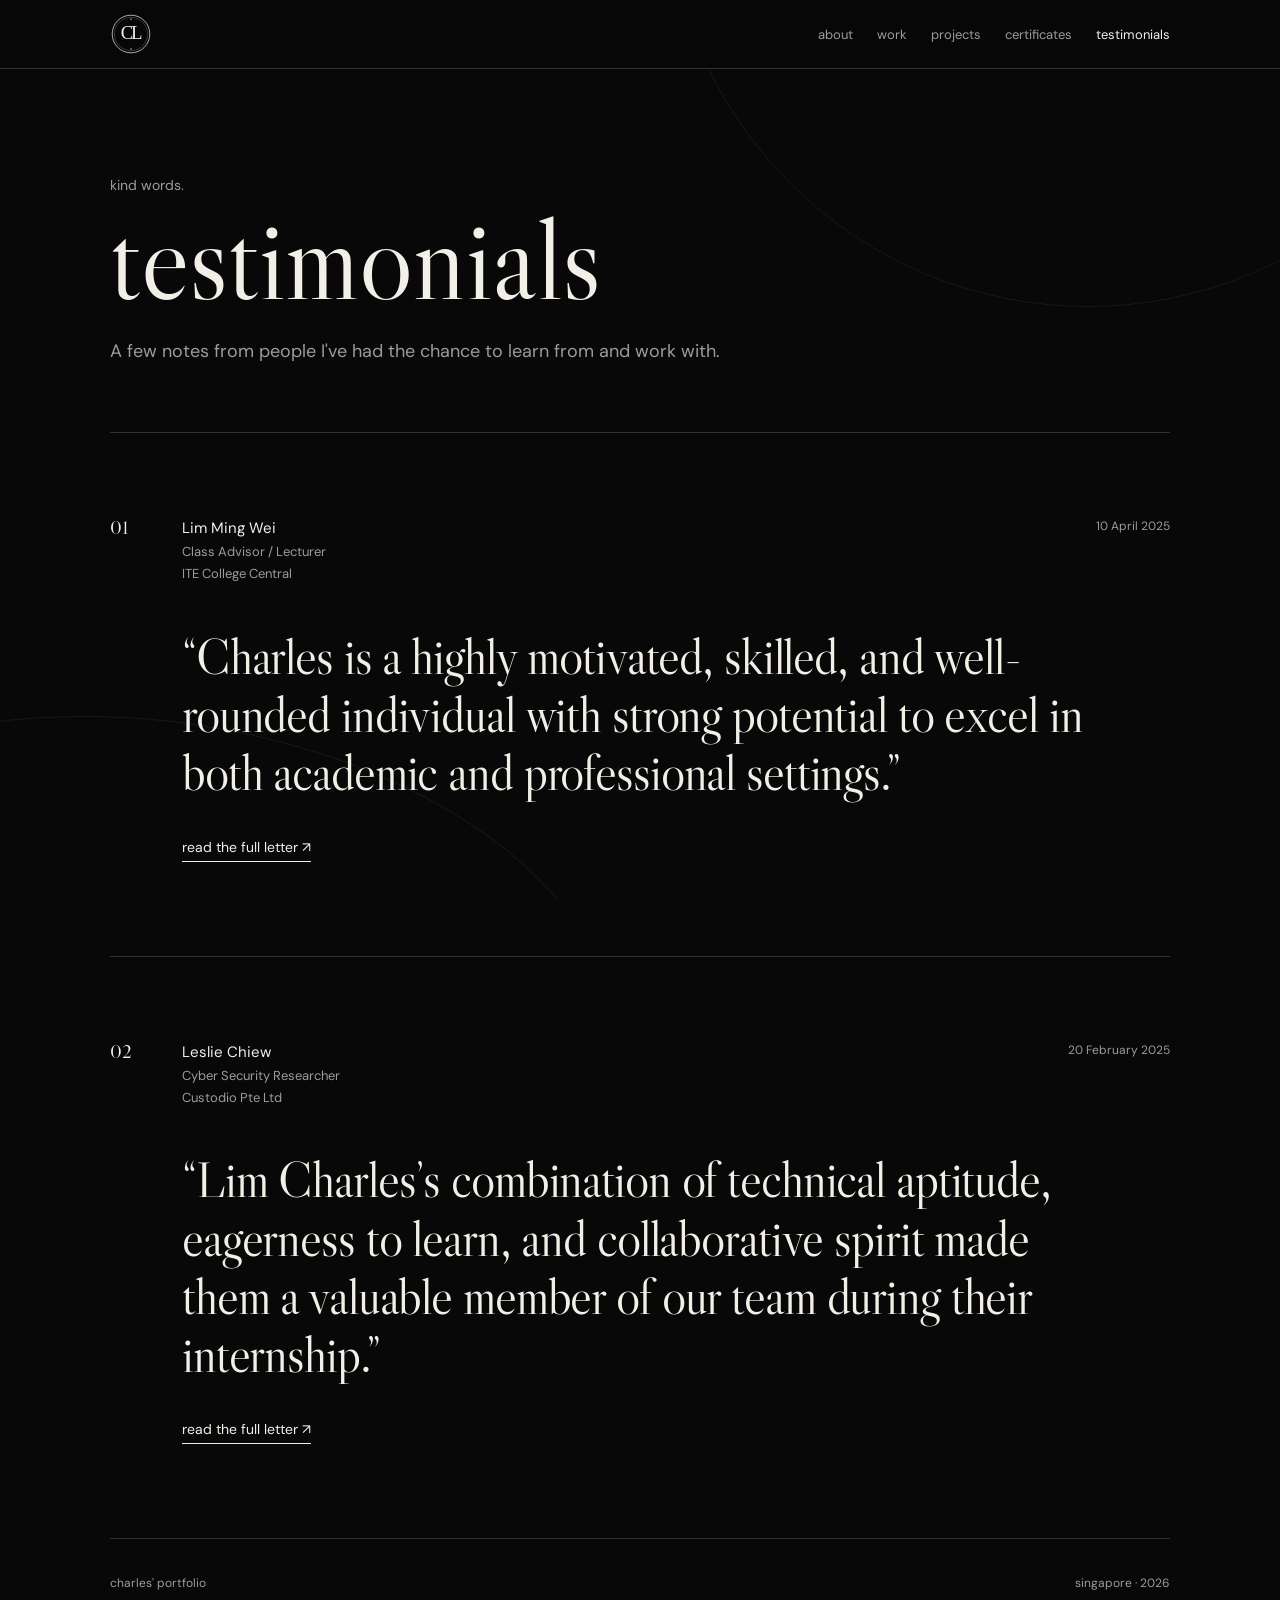
<file: testimonials.html>
<!DOCTYPE html>
<html lang="en">
<head>
  <meta charset="UTF-8" />
  <meta name="viewport" content="width=device-width, initial-scale=1.0" />
  <meta name="description" content="Testimonials and recommendations for Charles." />
  <title>charles' portfolio</title>
  <link rel="icon" href="favicon.svg" type="image/svg+xml" />
  <link rel="preconnect" href="https://fonts.googleapis.com" />
  <link rel="preconnect" href="https://fonts.gstatic.com" crossorigin />
  <link href="https://fonts.googleapis.com/css2?family=DM+Sans:wght@400;500&family=Libre+Caslon+Display&display=swap" rel="stylesheet" />
  <link rel="stylesheet" href="style.css" />
  <script src="script.js" defer></script>
</head>
<body>
  <div class="background-curves" aria-hidden="true">
    <span class="curve curve-one"></span>
    <span class="curve curve-two"></span>
  </div>

  <header class="site-header">
    <nav class="nav-shell" aria-label="Main navigation">
      <a class="brand" href="index.html#top" aria-label="Charles' portfolio home">
        <img src="assets/images/charles-mark.svg" alt="" />
      </a>

      <button class="menu-toggle" type="button" aria-expanded="false" aria-controls="site-menu">
        <span></span><span></span><span></span>
        <span class="sr-only">Toggle navigation</span>
      </button>

      <ul class="nav-links" id="site-menu">
        <li><a href="index.html#about">about</a></li>
        <li><a href="index.html#experience">work</a></li>
        <li><a href="index.html#projects">projects</a></li>
        <li><a href="certificates.html">certificates</a></li>
        <li><a href="testimonials.html" aria-current="page">testimonials</a></li>
      </ul>
    </nav>
  </header>

  <main class="page-main">
    <section class="page-intro section-shell reveal">
      <p class="hello">kind words.</p>
      <h1>testimonials</h1>
      <p>A few notes from people I've had the chance to learn from and work with.</p>
    </section>

    <section class="testimonials-list section-shell" aria-label="Testimonials">
      <article class="testimonial-entry reveal">
        <div class="testimonial-meta">
          <span class="testimonial-number">01</span>
          <div class="testimonial-person">
            <p class="testimonial-name">Lim Ming Wei</p>
            <p>Class Advisor / Lecturer</p>
            <p>ITE College Central</p>
          </div>
          <p class="testimonial-date">10 April 2025</p>
        </div>
        <div class="testimonial-copy">
          <blockquote>
            “Charles is a highly motivated, skilled, and well-rounded individual with strong potential to excel in both academic and professional settings.”
          </blockquote>
          <a class="simple-link" href="assets/testimonials/testimonial-ite.pdf" target="_blank" rel="noopener noreferrer">read the full letter ↗</a>
        </div>
      </article>

      <article class="testimonial-entry reveal">
        <div class="testimonial-meta">
          <span class="testimonial-number">02</span>
          <div class="testimonial-person">
            <p class="testimonial-name">Leslie Chiew</p>
            <p>Cyber Security Researcher</p>
            <p>Custodio Pte Ltd</p>
          </div>
          <p class="testimonial-date">20 February 2025</p>
        </div>
        <div class="testimonial-copy">
          <blockquote>
            “Lim Charles’s combination of technical aptitude, eagerness to learn, and collaborative spirit made them a valuable member of our team during their internship.”
          </blockquote>
          <a class="simple-link" href="assets/testimonials/testimonial-custodio.pdf" target="_blank" rel="noopener noreferrer">read the full letter ↗</a>
        </div>
      </article>
    </section>
  </main>

  <footer class="site-footer section-shell">
    <span>charles' portfolio</span>
    <span>singapore · 2026</span>
  </footer>
</body>
</html>
</file>
<file: style.css>
:root {
  --black: #080808;
  --white: #f2efe7;
  --muted: rgba(242, 239, 231, 0.64);
  --line: rgba(242, 239, 231, 0.18);
  --serif: "Libre Caslon Display", Georgia, serif;
  --sans: "DM Sans", Arial, sans-serif;
  --max: 1060px;
}

* { box-sizing: border-box; margin: 0; padding: 0; }
html { scroll-behavior: smooth; background: var(--black); }
body {
  min-height: 100vh;
  overflow-x: hidden;
  background: var(--black);
  color: var(--white);
  font-family: var(--sans);
  font-size: 16px;
  line-height: 1.65;
  -webkit-font-smoothing: antialiased;
}
a { color: inherit; }
img { display: block; max-width: 100%; }
::selection { background: var(--white); color: var(--black); }

.sr-only { position: absolute; width: 1px; height: 1px; padding: 0; margin: -1px; overflow: hidden; clip: rect(0,0,0,0); white-space: nowrap; border: 0; }

.background-curves { position: fixed; inset: 0; z-index: 0; pointer-events: none; overflow: hidden; }
.curve { position: absolute; border: 1px solid rgba(242,239,231,.07); border-radius: 50%; }
.curve-one { width: 66vw; height: 66vw; top: -42vw; right: -18vw; }
.curve-two { width: 72vw; height: 42vw; bottom: -28vw; left: -24vw; transform: rotate(8deg); }

.site-header, main, .site-footer { position: relative; z-index: 1; }
.site-header { position: sticky; top: 0; z-index: 30; background: rgba(8,8,8,.94); border-bottom: 1px solid var(--line); }
.nav-shell, .section-shell { width: min(calc(100% - 40px), var(--max)); margin-inline: auto; }
.nav-shell { min-height: 68px; display: flex; align-items: center; justify-content: space-between; gap: 28px; }

.brand { width: 42px; height: 42px; display: block; text-decoration: none; }
.brand img { width: 100%; height: 100%; }

.nav-links { display: flex; align-items: center; gap: 24px; list-style: none; }
.nav-links a { color: var(--muted); font-size: 13px; text-decoration: none; transition: color 160ms ease; }
.nav-links a:hover, .nav-links a:focus-visible, .nav-links a[aria-current="page"] { color: var(--white); }

.menu-toggle { display: none; width: 36px; height: 36px; border: 0; background: transparent; color: var(--white); cursor: pointer; }
.menu-toggle > span:not(.sr-only) { display: block; width: 21px; height: 1px; margin: 5px auto; background: currentColor; transition: transform 180ms ease, opacity 180ms ease; }

.hero { min-height: 78vh; display: flex; align-items: center; padding-block: 110px 88px; border-bottom: 1px solid var(--line); }
.hero-copy { max-width: 850px; }
.hello { color: var(--muted); font-size: 14px; }
.hero h1, .section-block h2, .contact-section h2, .page-intro h1, .record h3, .project h3, blockquote { font-family: var(--serif); font-weight: 400; }
.hero h1 { margin-top: 18px; font-size: clamp(54px, 8vw, 94px); line-height: .98; letter-spacing: -.035em; }
.hero-lead { max-width: 700px; margin-top: 28px; color: var(--muted); font-size: clamp(17px, 2vw, 21px); }
.hero-actions { display: flex; flex-wrap: wrap; gap: 24px; margin-top: 34px; }
.simple-link { width: fit-content; color: var(--white); font-size: 14px; text-decoration: none; border-bottom: 1px solid var(--white); padding-bottom: 2px; }
.simple-link:hover { opacity: .68; }

.section-block { padding-block: 88px; border-bottom: 1px solid var(--line); }
.section-block h2 { margin-bottom: 38px; font-size: clamp(38px, 5vw, 58px); letter-spacing: -.025em; }
.simple-grid { display: grid; grid-template-columns: 1fr 1fr; gap: 54px; }
.simple-grid p { color: var(--muted); font-size: 17px; }

.plain-list { border-top: 1px solid var(--line); }
.plain-list > div { display: grid; grid-template-columns: 180px 1fr; gap: 24px; padding: 19px 0; border-bottom: 1px solid var(--line); }
.plain-list span { font-family: var(--serif); font-size: 22px; }
.plain-list p { color: var(--muted); }

.records { border-top: 1px solid var(--line); }
.record { display: grid; grid-template-columns: 220px 1fr; gap: 42px; padding: 28px 0; border-bottom: 1px solid var(--line); }
.record-meta { display: flex; flex-direction: column; gap: 5px; color: var(--muted); font-size: 12px; }
.record-meta a { color: var(--white); text-decoration: none; }
.record h3 { font-size: clamp(28px, 3vw, 38px); line-height: 1.1; }
.record p { max-width: 680px; margin-top: 10px; color: var(--muted); }
.record-muted { opacity: .72; }

.project-list { display: grid; gap: 62px; }
.project { display: grid; grid-template-columns: minmax(0, 1.35fr) minmax(250px, .65fr); gap: 34px; align-items: end; }
.project-image-wrap { display: block; overflow: hidden; border: 1px solid var(--line); text-decoration: none; }
.project-image { width: 100%; min-height: 320px; aspect-ratio: 16 / 9; object-fit: cover; filter: grayscale(1) contrast(.92); opacity: .82; transition: opacity 200ms ease, filter 200ms ease; }
.project-image-wrap:hover .project-image { filter: grayscale(.35); opacity: 1; }
.project h3 { font-size: clamp(36px, 5vw, 52px); line-height: 1; }
.project p { margin-top: 16px; color: var(--muted); }
.project small { display: block; margin-top: 16px; color: var(--muted); font-size: 12px; }
.project .simple-link { margin-top: 18px; }

.contact-section { display: grid; grid-template-columns: 1fr 1fr; gap: 50px; padding-block: 90px; border-bottom: 1px solid var(--line); }
.contact-section h2 { font-size: clamp(48px, 7vw, 78px); line-height: 1; }
.contact-links { display: flex; flex-direction: column; align-items: flex-start; justify-content: end; gap: 10px; }
.contact-links a { color: var(--muted); font-size: 18px; text-decoration: none; }
.contact-links a:hover { color: var(--white); }

.site-footer { min-height: 90px; display: flex; align-items: center; justify-content: space-between; gap: 20px; color: var(--muted); font-size: 12px; }

.page-main { min-height: calc(100vh - 68px); }
.page-intro { padding-block: 120px 70px; border-bottom: 1px solid var(--line); }
.page-intro h1 { margin-top: 8px; font-size: clamp(58px, 9vw, 104px); line-height: .95; }
.page-intro > p:last-child { max-width: 620px; margin-top: 24px; color: var(--muted); font-size: 18px; }
.testimonials-list { border-bottom: 1px solid var(--line); }
.testimonial-entry {
  padding-block: 84px 94px;
  border-bottom: 1px solid var(--line);
}
.testimonial-entry:last-child { border-bottom: 0; }
.testimonial-meta {
  display: grid;
  grid-template-columns: 48px minmax(0, 1fr) auto;
  gap: 24px;
  align-items: start;
  color: var(--muted);
  font-size: 13px;
  line-height: 1.55;
}
.testimonial-number { color: var(--white); font-family: var(--serif); font-size: 19px; line-height: 1.2; }
.testimonial-person { display: grid; gap: 2px; }
.testimonial-name { color: var(--white); font-size: 15px; }
.testimonial-date { margin: 0; white-space: nowrap; font-size: 12px; text-align: right; }
.testimonial-copy { padding-left: 72px; margin-top: 42px; }
.testimonial-copy blockquote { max-width: 940px; font-size: clamp(34px, 4vw, 52px); line-height: 1.14; letter-spacing: -.022em; }
.testimonial-copy .simple-link { display: inline-block; margin-top: 34px; }

.reveal { opacity: 0; transform: translateY(8px); transition: opacity 500ms ease, transform 500ms ease; }
.reveal.is-visible { opacity: 1; transform: none; }

@media (prefers-reduced-motion: reduce) {
  html { scroll-behavior: auto; }
  *, *::before, *::after { animation-duration: .01ms !important; transition-duration: .01ms !important; }
  .reveal { opacity: 1; transform: none; }
}

@media (max-width: 780px) {
  .nav-shell, .section-shell { width: min(calc(100% - 30px), var(--max)); }
  .menu-toggle { display: block; }
  .nav-links { position: absolute; top: 68px; left: 0; right: 0; max-height: 0; overflow: hidden; flex-direction: column; align-items: stretch; gap: 0; background: var(--black); border-bottom: 1px solid transparent; transition: max-height 200ms ease, border-color 200ms ease; }
  .nav-links.is-open { max-height: 360px; border-bottom-color: var(--line); }
  .nav-links li { border-top: 1px solid var(--line); }
  .nav-links a { display: block; padding: 14px 15px; color: var(--white); }
  .menu-toggle.is-open > span:nth-child(1) { transform: translateY(6px) rotate(45deg); }
  .menu-toggle.is-open > span:nth-child(2) { opacity: 0; }
  .menu-toggle.is-open > span:nth-child(3) { transform: translateY(-6px) rotate(-45deg); }
  .hero { min-height: auto; padding-block: 92px 70px; }
  .hero h1 { font-size: clamp(52px, 14vw, 78px); }
  .simple-grid, .contact-section, .project { grid-template-columns: 1fr; }
  .section-block { padding-block: 68px; }
  .plain-list > div, .record { grid-template-columns: 1fr; gap: 10px; }
  .project { gap: 22px; }
  .project-image { min-height: 230px; }
  .contact-section { padding-block: 72px; }
  .testimonial-entry { padding-block: 62px 70px; }
  .testimonial-meta { grid-template-columns: 32px 1fr; gap: 16px; }
  .testimonial-date { grid-column: 2; text-align: left; margin-top: 8px; }
  .testimonial-copy { padding-left: 48px; margin-top: 32px; }
  .testimonial-copy blockquote { font-size: clamp(31px, 8.5vw, 44px); }
}

@media (max-width: 480px) {
  .hero-actions { flex-direction: column; gap: 14px; }
  .testimonial-copy { padding-left: 0; }
  .site-footer { min-height: 82px; flex-direction: column; justify-content: center; align-items: flex-start; gap: 2px; }
}


/* --------------------------------
   CERTIFICATES PAGE
-------------------------------- */

/* Certificates: consistent editorial presentation across devices */
.page-intro {padding-block:105px 65px}
.page-intro h1 {font-size:clamp(68px,9vw,114px)}
.category-menu {display:flex;flex-wrap:wrap;gap:14px 30px;padding:25px 0 27px;border-bottom:1px solid var(--line)}
.category-menu a {font-size:13px;color:var(--muted);text-decoration:none;border-bottom:1px solid transparent}
.category-menu a:hover {color:var(--white);border-color:var(--white)}
.cert-category {padding-top:85px;scroll-margin-top:75px;border-bottom:1px solid var(--line);padding-bottom:65px}
.cert-category h2 {font-family:var(--serif);font-size:clamp(35px,5vw,59px);font-weight:400;letter-spacing:-.02em;line-height:1}
.cert-category .category-note {color:var(--muted);font-size:14px;margin:14px 0 30px;max-width:690px}
.cert-item {display:grid;grid-template-columns:42px minmax(0,1fr) 190px;gap:24px;padding:34px 0;border-top:1px solid var(--line);align-items:start}
.cert-num {font-family:var(--serif);font-size:19px;color:var(--muted)}
.cert-kicker {font-size:12px;color:var(--muted);margin-bottom:10px}
.cert-item h3 {font:400 clamp(27px,3.6vw,39px)/1.1 var(--serif);max-width:665px}
.cert-item p.desc {color:var(--muted);margin:14px 0 16px;max-width:610px;font-size:15px}
.cert-thumb {height:132px; width:190px;border:1px solid var(--line);display:block;object-fit:contain;background:#171717;padding:5px;filter:none;opacity:1;transition:none}
.cert-thumb:hover{filter:none;opacity:1}
.cert-item .simple-link {display:inline-block}
.edusave-group{border-top:1px solid var(--line);margin-top:24px}
.edusave-item {display:grid;grid-template-columns:64px minmax(0,1fr) auto;gap:16px;align-items:center;padding:17px 0;border-bottom:1px solid var(--line)}
.edusave-item .date{color:var(--muted);font-family:var(--serif);font-size:22px}
.edusave-item h3 {font-size:16px;font-weight:500}
.edusave-item p {font-size:13px;color:var(--muted);margin-top:2px}
.edusave-item a {font-size:13px;text-decoration:none;border-bottom:1px solid var(--line)}
.edusave-item a:hover {border-color:var(--white)}
@media (max-width: 780px) {
  .cert-item {
    grid-template-columns: 26px minmax(0, 1fr);
    gap: 14px 12px;
  }
  /* The image's LINK is the grid child, not the img element. */
  .cert-item > .cert-preview-link {
    grid-column: 2;
    grid-row: auto;
    display: block;
    width: min(100%, 440px);
    min-width: 0;
    justify-self: start;
  }
  .cert-thumb {
    display: block;
    width: 100%;
    height: clamp(195px, 60vw, 270px);
    object-fit: contain;
    padding: 10px;
    background: #121212;
  }
  .edusave-item { grid-template-columns: 48px minmax(0, 1fr); }
  .edusave-item a { grid-column: 2; width: max-content; max-width: 100%; }
  .page-intro { padding-block: 70px 50px; }
}
@media (max-width: 480px) {
  .page-intro h1 { font-size: clamp(52px, 14vw, 68px); }
  .cert-item { padding-block: 30px 38px; }
  .cert-item > .cert-preview-link { grid-column: 1 / -1; width: 100%; }
  .cert-thumb { height: clamp(205px, 64vw, 285px); }
}


/* Certificate previews show the original colours and brightness at all times. */

/* Keyboard focus styling and in-page navigation */
.cert-category:target { scroll-margin-top: 85px; }
.cert-item a:focus-visible, .category-menu a:focus-visible, .edusave-item a:focus-visible { outline:2px solid var(--white); outline-offset:4px; }
@media(prefers-reduced-motion:reduce){.cert-thumb{transition:none}}


/* --------------------------------
   COMMUNITY / LUMINA
   Editorial layout matching the other sections.
-------------------------------- */
.community-eyebrow { margin-bottom: 8px; }
.community-feature {
  display: grid;
  grid-template-columns: 220px minmax(0, 1fr);
  gap: 42px;
  padding-top: 30px;
  border-top: 1px solid var(--line);
}
.community-meta {
  display: flex;
  flex-direction: column;
  gap: 5px;
  color: var(--muted);
  font-size: 12px;
  text-transform: lowercase;
}
.community-story h3 {
  margin-bottom: 20px;
  font-family: var(--serif);
  font-size: clamp(38px, 5vw, 59px);
  font-weight: 400;
  line-height: 1.04;
  letter-spacing: -0.025em;
}
.community-story p {
  max-width: 680px;
  margin-bottom: 14px;
  color: var(--muted);
  font-size: 17px;
}
.community-story .simple-link {
  display: inline-block;
  margin-top: 14px;
}
@media (max-width: 780px) {
  .community-feature { grid-template-columns: 1fr; gap: 18px; }
  .community-meta { flex-direction: row; flex-wrap: wrap; gap: 8px 18px; }
  .community-story p { font-size: 16px; }
}

/* Certificate thumbnail link occupies the intended grid track. */
@media (min-width: 781px) {
  .cert-item > .cert-preview-link {
    grid-column: 3;
    width: 190px;
    min-width: 0;
  }
}

/* Cross-document transitions: same gentle fade for every internal page. */
@view-transition { navigation: auto; }
@keyframes page-fade-out { from { opacity: 1; } to { opacity: 0; } }
@keyframes page-fade-in { from { opacity: 0; } to { opacity: 1; } }
::view-transition-old(root) { animation: 150ms ease-in both page-fade-out; }
::view-transition-new(root) { animation: 230ms ease-out both page-fade-in; }

/* Navigation has an opaque background on phones so text won't show through. */
@media (max-width: 780px) { .site-header { background: var(--black); } }
@media (prefers-reduced-motion: reduce) {
  ::view-transition-old(root), ::view-transition-new(root) { animation: none !important; }
}
</file>
